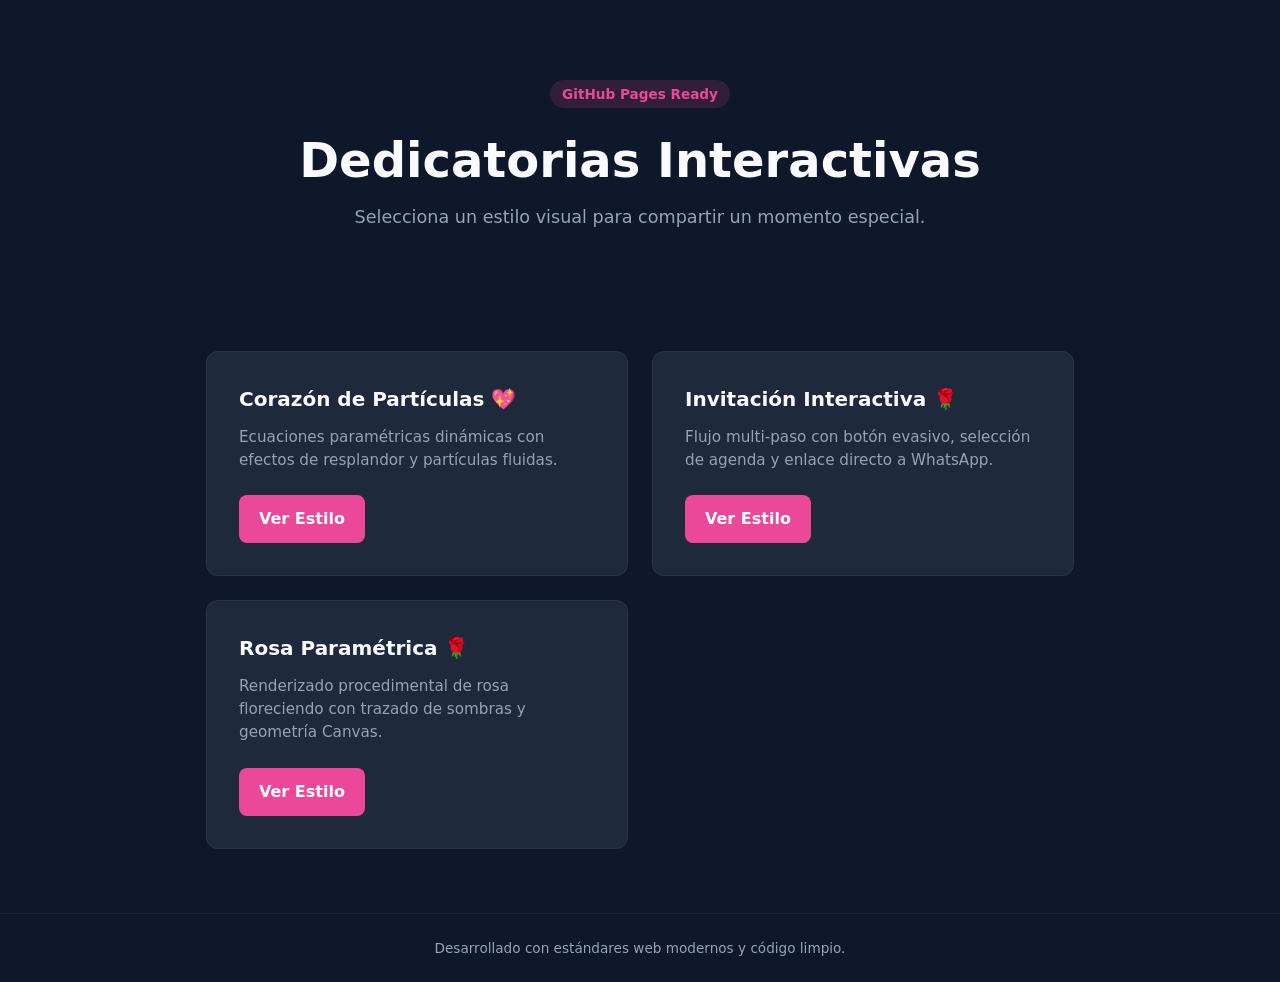
<file: index.html>
<!DOCTYPE html>
<html lang="es">
<head>
    <meta charset="UTF-8">
    <meta name="viewport" content="width=device-width, initial-scale=1.0">
    <meta name="description" content="Plataforma de dedicatorias interactivas y personalizadas">
    <title>Dedicatorias Especiales ✨</title>
    <link rel="stylesheet" href="css/main.css">
</head>
<body>
    <header class="site-header">
        <div class="container">
            <span class="badge">GitHub Pages Ready</span>
            <h1>Dedicatorias Interactivas</h1>
            <p>Selecciona un estilo visual para compartir un momento especial.</p>
        </div>
    </header>

    <main class="container">
        <section class="grid-cards" aria-label="Lista de estilos disponibles">
            <!-- Tarjeta Estilo 1: Corazón de Partículas -->
            <article class="card-item">
                <div class="card-content">
                    <h2>Corazón de Partículas 💖</h2>
                    <p>Ecuaciones paramétricas dinámicas con efectos de resplandor y partículas fluidas.</p>
                    <a href="templates/particle-heart/index.html" class="btn btn-primary">Ver Estilo</a>
                </div>
            </article>

            <!-- Tarjeta Estilo 2: Tarjeta Interactiva de Cita -->
            <article class="card-item">
                <div class="card-content">
                    <h2>Invitación Interactiva 🌹</h2>
                    <p>Flujo multi-paso con botón evasivo, selección de agenda y enlace directo a WhatsApp.</p>
                    <a href="templates/interactive-date/index.html" class="btn btn-primary">Ver Estilo</a>
                </div>
            </article>

            <!-- Tarjeta Estilo 3: Rosa 3D Paramétrica -->
            <article class="card-item">
                <div class="card-content">
                    <h2>Rosa Paramétrica 🌹</h2>
                    <p>Renderizado procedimental de rosa floreciendo con trazado de sombras y geometría Canvas.</p>
                    <a href="templates/rose-bloom/index.html" class="btn btn-primary">Ver Estilo</a>
                </div>
            </article>
        </section>
    </main>

    <footer class="site-footer">
        <p>Desarrollado con estándares web modernos y código limpio.</p>
    </footer>
</body>
</html>
</file>
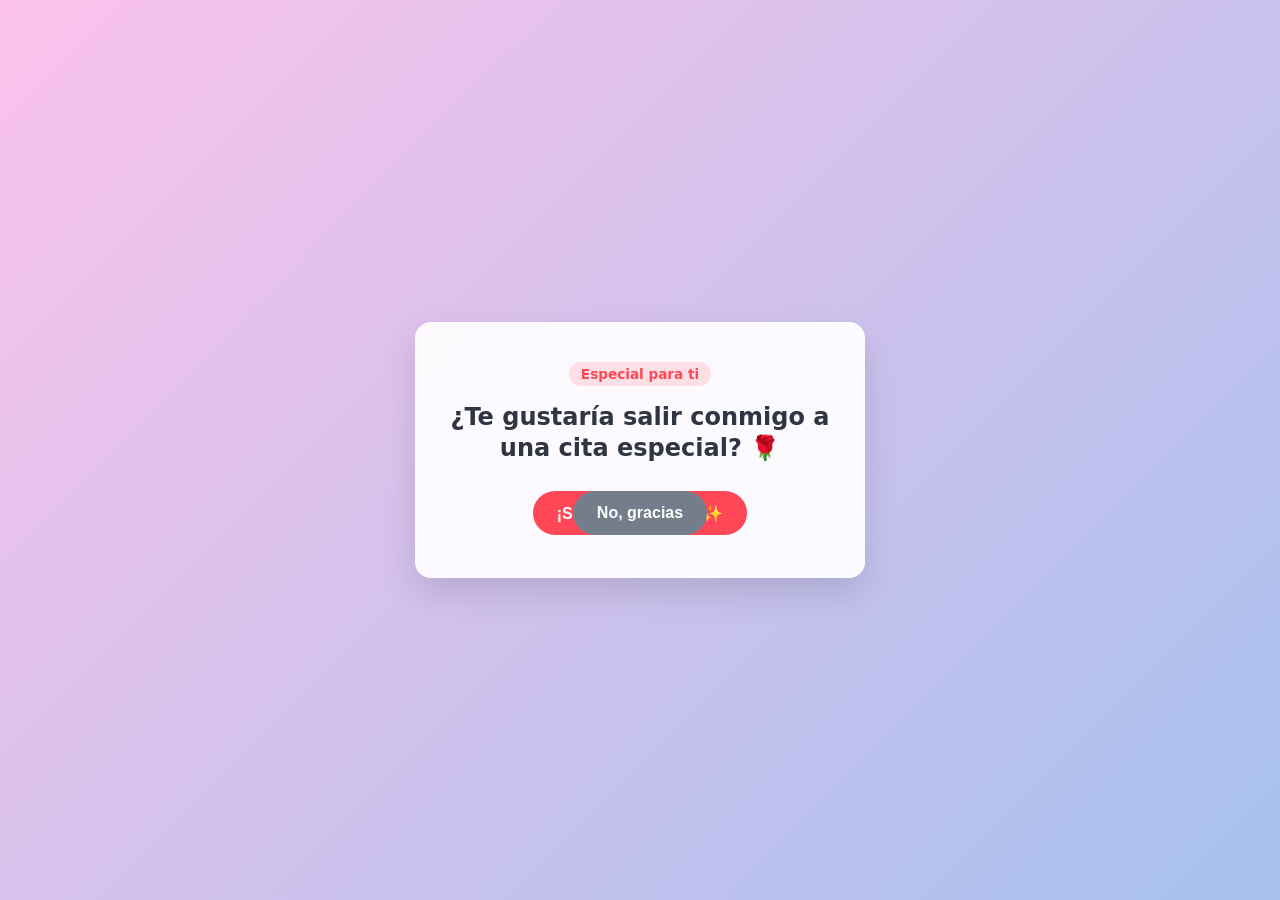
<file: templates/interactive-date/index.html>
<!DOCTYPE html>
<html lang="es">
<head>
    <meta charset="UTF-8">
    <meta name="viewport" content="width=device-width, initial-scale=1.0">
    <meta name="description" content="Invitación interactiva personalizada">
    <title>¿Aceptas la invitación?</title>
    <link rel="stylesheet" href="style.css">
</head>
<body>
    <main class="app-container">
        <!-- Paso 1: Pregunta Principal -->
        <section id="step-1" class="card active" aria-live="polite">
            <div class="card-header">
                <span class="badge">Especial para ti</span>
                <h1 class="card-title">¿Te gustaría salir conmigo a una cita especial? 🌹</h1>
            </div>
            <div class="card-body buttons-wrapper">
                <button id="btn-yes" class="btn btn-primary">¡Sí, me encantaría! ✨</button>
                <button id="btn-no" class="btn btn-secondary">No, gracias</button>
            </div>
        </section>

        <!-- Paso 2: Configuración de la Cita -->
        <section id="step-2" class="card hidden" aria-live="polite">
            <div class="card-header">
                <h2 class="card-title">¡Sabía que dirías que sí! 🥰</h2>
                <p class="card-subtitle">Elige el plan y la fecha ideal:</p>
            </div>
            <form id="date-form" class="card-body form-grid">
                <div class="form-group">
                    <label for="date-select">Fecha y Hora</label>
                    <input type="datetime-local" id="date-select" required>
                </div>
                <div class="form-group">
                    <label for="plan-select">Plan Preferido</label>
                    <select id="plan-select" required>
                        <option value="" disabled selected>Selecciona una opción...</option>
                        <option value="cena">Cena romántica 🍽️</option>
                        <option value="cafe">Café y caminata ☕</option>
                        <option value="cine">Cine y helado 🍦</option>
                        <option value="sorpresa">Plan sorpresa 🎁</option>
                    </select>
                </div>
                <button type="submit" class="btn btn-primary">Confirmar Cita 💖</button>
            </form>
        </section>

        <!-- Paso 3: Confirmación Final -->
        <section id="step-3" class="card hidden" aria-live="polite">
            <div class="card-header">
                <h2 class="card-title">¡Cita Agendada! 🎉</h2>
                <p class="card-subtitle" id="summary-text"></p>
            </div>
            <div class="card-body">
                <button id="btn-whatsapp" class="btn btn-whatsapp">Enviar respuesta por WhatsApp 📱</button>
            </div>
        </section>
    </main>

    <script src="interactive.js"></script>
</body>
</html>
</file>
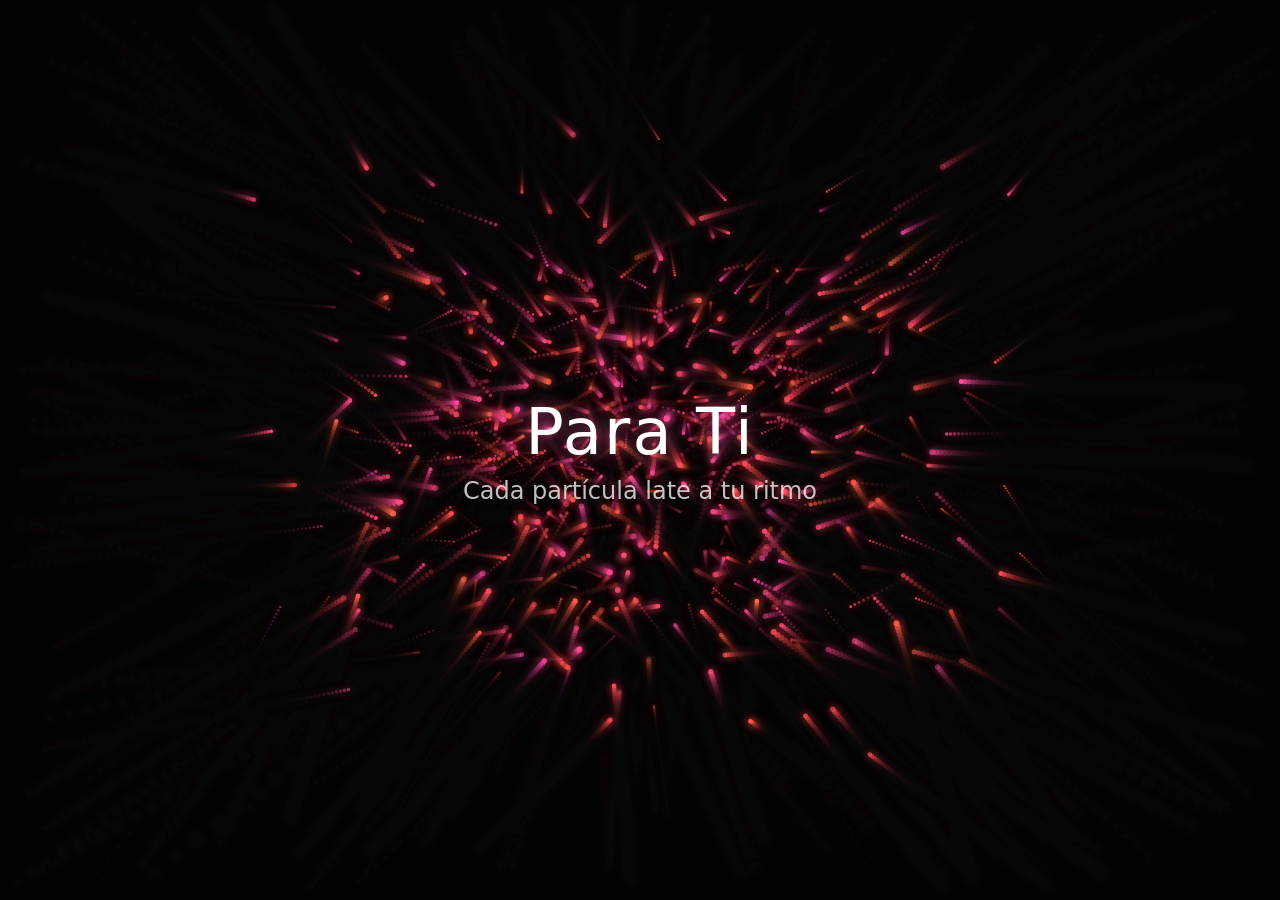
<file: templates/particle-heart/index.html>
<!DOCTYPE html>
<html lang="es">
<head>
    <meta charset="UTF-8">
    <meta name="viewport" content="width=device-width, initial-scale=1.0">
    <meta name="description" content="Animación interactiva de corazón de partículas">
    <title>Para Ti | Deducción Especial</title>
    <link rel="stylesheet" href="style.css">
</head>
<body>
    <main class="container">
        <canvas id="heartCanvas"></canvas>
        <div class="message-overlay" aria-live="polite">
            <h1 class="title" id="customTitle">Para Ti</h1>
            <p class="subtitle" id="customMessage">Cada partícula late a tu ritmo</p>
        </div>
    </main>
    <script src="heart.js"></script>
</body>
</html>
</file>
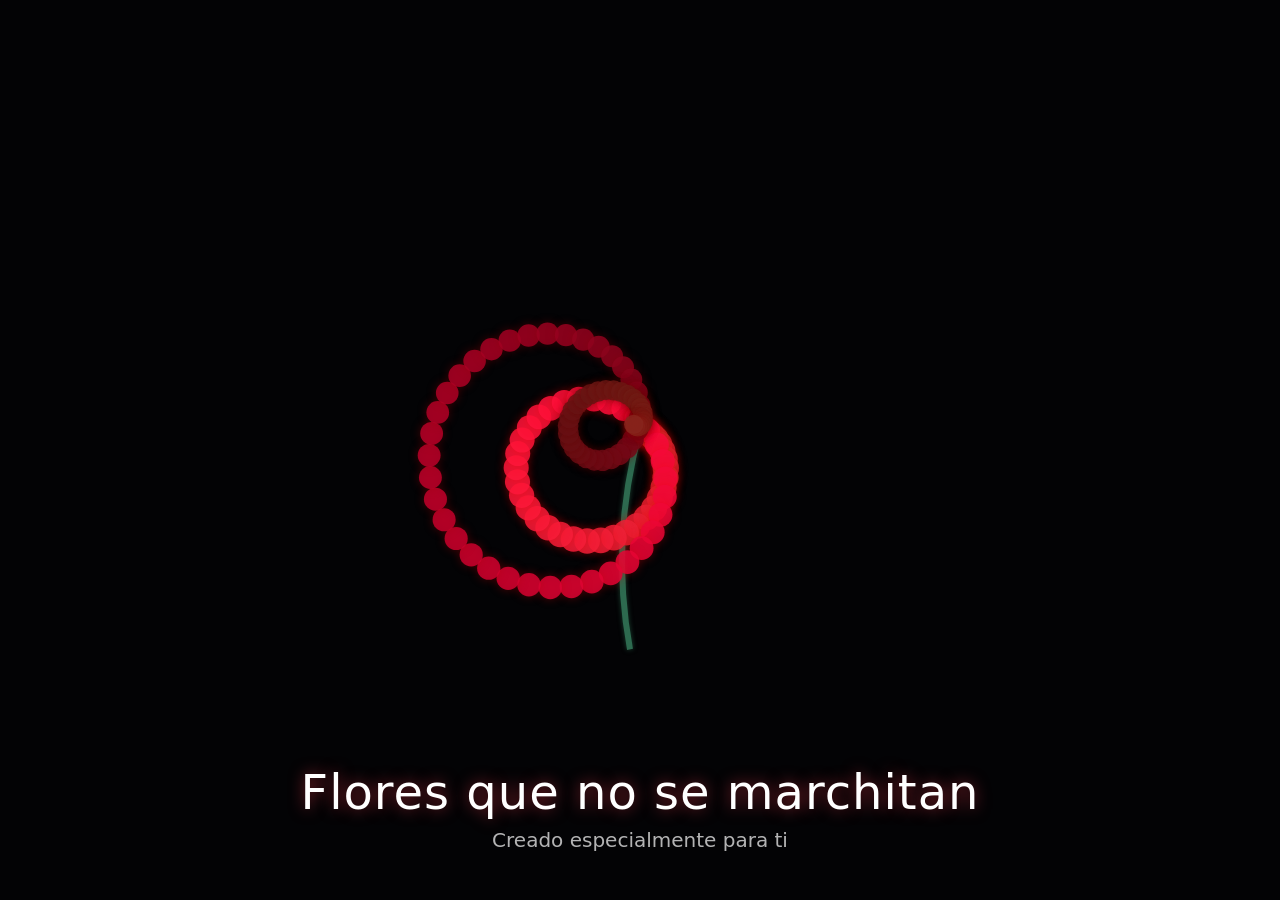
<file: templates/rose-bloom/index.html>
<!DOCTYPE html>
<html lang="es">
<head>
    <meta charset="UTF-8">
    <meta name="viewport" content="width=device-width, initial-scale=1.0">
    <meta name="description" content="Animación paramétrica de rosa floreciendo en Canvas">
    <title>Una Rosa Para Ti 🌹</title>
    <link rel="stylesheet" href="style.css">
</head>
<body>
    <main class="viewport-container">
        <canvas id="roseCanvas"></canvas>
        <div class="overlay-text" aria-live="polite">
            <h1 class="title">Flores que no se marchitan</h1>
            <p class="subtitle">Creado especialmente para ti</p>
        </div>
    </main>

    <script src="rose.js"></script>
</body>
</html>
</file>
<file: css/main.css>
:root {
    --bg-main: #0f172a;
    --card-bg: #1e293b;
    --text-primary: #f8fafc;
    --text-secondary: #94a3b8;
    --accent-color: #ec4899;
    --accent-hover: #db2777;
    --radius: 12px;
    --font-family: system-ui, -apple-system, BlinkMacSystemFont, 'Segoe UI', Roboto, sans-serif;
}

* {
    box-sizing: border-box;
    margin: 0;
    padding: 0;
}

body {
    font-family: var(--font-family);
    background-color: var(--bg-main);
    color: var(--text-primary);
    min-height: 100vh;
    display: flex;
    flex-direction: column;
    justify-content: space-between;
    line-height: 1.5;
}

.container {
    width: 100%;
    max-width: 900px;
    margin: 0 auto;
    padding: 2rem 1rem;
}

.site-header {
    text-align: center;
    padding: 3rem 1rem 1.5rem;
}

.badge {
    display: inline-block;
    background: rgba(236, 72, 153, 0.15);
    color: var(--accent-color);
    padding: 0.25rem 0.75rem;
    border-radius: 20px;
    font-size: 0.85rem;
    font-weight: 600;
    margin-bottom: 1rem;
}

.site-header h1 {
    font-size: clamp(2rem, 4vw, 3rem);
    font-weight: 700;
    margin-bottom: 0.5rem;
}

.site-header p {
    color: var(--text-secondary);
    font-size: 1.1rem;
}

.grid-cards {
    display: grid;
    grid-template-columns: repeat(auto-fit, minmax(280px, 1fr));
    gap: 1.5rem;
    margin: 2rem 0;
}

.card-item {
    background-color: var(--card-bg);
    border-radius: var(--radius);
    padding: 2rem;
    display: flex;
    flex-direction: column;
    justify-content: space-between;
    transition: transform 0.2s ease, box-shadow 0.2s ease;
    border: 1px solid rgba(255, 255, 255, 0.05);
}

.card-item:hover {
    transform: translateY(-4px);
    box-shadow: 0 10px 25px -5px rgba(0, 0, 0, 0.3);
}

.card-content h2 {
    font-size: 1.25rem;
    margin-bottom: 0.75rem;
}

.card-content p {
    color: var(--text-secondary);
    font-size: 0.95rem;
    margin-bottom: 1.5rem;
}

.btn {
    display: inline-block;
    padding: 0.75rem 1.25rem;
    border-radius: 8px;
    font-weight: 600;
    text-decoration: none;
    text-align: center;
    transition: background-color 0.2s ease;
}

.btn-primary {
    background-color: var(--accent-color);
    color: #ffffff;
}

.btn-primary:hover {
    background-color: var(--accent-hover);
}

.site-footer {
    text-align: center;
    padding: 1.5rem;
    color: var(--text-secondary);
    font-size: 0.85rem;
    border-top: 1px solid rgba(255, 255, 255, 0.05);
}
</file>
<file: templates/interactive-date/style.css>
:root {
    --bg-gradient: linear-gradient(135deg, #fbc2eb 0%, #a6c1ee 100%);
    --card-bg: rgba(255, 255, 255, 0.92);
    --primary-color: #ff4757;
    --primary-hover: #ff6b81;
    --secondary-color: #747d8c;
    --whatsapp-color: #2ed573;
    --text-color: #2f3542;
    --radius: 16px;
    --shadow: 0 15px 35px rgba(0, 0, 0, 0.12);
    --font-family: system-ui, -apple-system, BlinkMacSystemFont, 'Segoe UI', Roboto, sans-serif;
}

* {
    box-sizing: border-box;
    margin: 0;
    padding: 0;
}

body {
    font-family: var(--font-family);
    background: var(--bg-gradient);
    min-height: 100vh;
    display: flex;
    align-items: center;
    justify-content: center;
    overflow: hidden;
    color: var(--text-color);
}

.app-container {
    position: relative;
    width: 90%;
    max-width: 450px;
    min-height: 320px;
    display: flex;
    align-items: center;
    justify-content: center;
}

.card {
    background: var(--card-bg);
    backdrop-filter: blur(10px);
    border-radius: var(--radius);
    box-shadow: var(--shadow);
    padding: 2.5rem 2rem;
    width: 100%;
    text-align: center;
    transition: opacity 0.4s ease, transform 0.4s ease;
    position: absolute;
}

.card.hidden {
    opacity: 0;
    pointer-events: none;
    transform: scale(0.95);
}

.card.active {
    opacity: 1;
    pointer-events: all;
    transform: scale(1);
}

.card-title {
    font-size: 1.5rem;
    margin-bottom: 0.75rem;
    line-height: 1.3;
}

.card-subtitle {
    font-size: 1rem;
    color: #57606f;
    margin-bottom: 1.5rem;
}

.badge {
    display: inline-block;
    background: rgba(255, 71, 87, 0.15);
    color: var(--primary-color);
    padding: 0.25rem 0.75rem;
    border-radius: 20px;
    font-size: 0.85rem;
    font-weight: 600;
    margin-bottom: 1rem;
}

.buttons-wrapper {
    display: flex;
    gap: 1rem;
    justify-content: center;
    align-items: center;
    margin-top: 1.5rem;
    min-height: 50px;
}

.btn {
    padding: 0.8rem 1.5rem;
    border: none;
    border-radius: 25px;
    font-size: 1rem;
    font-weight: 600;
    cursor: pointer;
    transition: background-color 0.2s ease, transform 0.2s ease;
}

.btn-primary {
    background-color: var(--primary-color);
    color: #fff;
}

.btn-primary:hover {
    background-color: var(--primary-hover);
    transform: translateY(-2px);
}

.btn-secondary {
    background-color: var(--secondary-color);
    color: #fff;
    position: absolute; /* Para movimiento libre tras el primer intento */
}

.btn-whatsapp {
    background-color: var(--whatsapp-color);
    color: #fff;
    width: 100%;
}

.form-grid {
    display: flex;
    flex-direction: column;
    gap: 1.2rem;
    text-align: left;
}

.form-group {
    display: flex;
    flex-direction: column;
    gap: 0.4rem;
}

.form-group label {
    font-size: 0.9rem;
    font-weight: 600;
}

.form-group input,
.form-group select {
    padding: 0.75rem;
    border: 1px solid #dcdde1;
    border-radius: 8px;
    font-size: 1rem;
    outline: none;
}

.form-group input:focus,
.form-group select:focus {
    border-color: var(--primary-color);
}
</file>
<file: templates/particle-heart/style.css>
:root {
    --bg-color: #050508;
    --text-primary: #ffffff;
    --text-secondary: rgba(255, 255, 255, 0.75);
    --font-family: system-ui, -apple-system, BlinkMacSystemFont, 'Segoe UI', Roboto, sans-serif;
}

* {
    box-sizing: border-box;
    margin: 0;
    padding: 0;
}

body, html {
    width: 100%;
    height: 100%;
    overflow: hidden;
    background-color: var(--bg-color);
    font-family: var(--font-family);
}

.container {
    position: relative;
    width: 100vw;
    height: 100vh;
    display: flex;
    justify-content: center;
    align-items: center;
}

#heartCanvas {
    position: absolute;
    top: 0;
    left: 0;
    width: 100%;
    height: 100%;
    z-index: 1;
}

.message-overlay {
    position: relative;
    z-index: 2;
    text-align: center;
    pointer-events: none;
    padding: 1rem;
}

.title {
    font-size: clamp(2rem, 5vw, 4rem);
    color: var(--text-primary);
    font-weight: 300;
    letter-spacing: 2px;
    text-shadow: 0 0 20px rgba(255, 105, 180, 0.6);
    margin-bottom: 0.5rem;
}

.subtitle {
    font-size: clamp(1rem, 2.5vw, 1.5rem);
    color: var(--text-secondary);
    font-weight: 300;
}
</file>
<file: templates/rose-bloom/style.css>
:root {
    --bg-color: #030305;
    --text-main: #ffffff;
    --text-muted: rgba(255, 255, 255, 0.7);
    --font-family: system-ui, -apple-system, BlinkMacSystemFont, 'Segoe UI', Roboto, sans-serif;
}

* {
    box-sizing: border-box;
    margin: 0;
    padding: 0;
}

body, html {
    width: 100%;
    height: 100%;
    overflow: hidden;
    background-color: var(--bg-color);
    font-family: var(--font-family);
}

.viewport-container {
    position: relative;
    width: 100vw;
    height: 100vh;
    display: flex;
    justify-content: center;
    align-items: flex-end;
}

#roseCanvas {
    position: absolute;
    top: 0;
    left: 0;
    width: 100%;
    height: 100%;
    z-index: 1;
}

.overlay-text {
    position: relative;
    z-index: 2;
    text-align: center;
    margin-bottom: 3rem;
    pointer-events: none;
    padding: 0 1rem;
}

.title {
    font-size: clamp(1.8rem, 4vw, 3rem);
    color: var(--text-main);
    font-weight: 300;
    letter-spacing: 1px;
    text-shadow: 0 0 15px rgba(230, 57, 70, 0.6);
    margin-bottom: 0.5rem;
}

.subtitle {
    font-size: clamp(0.9rem, 2vw, 1.25rem);
    color: var(--text-muted);
    font-weight: 300;
}
</file>
